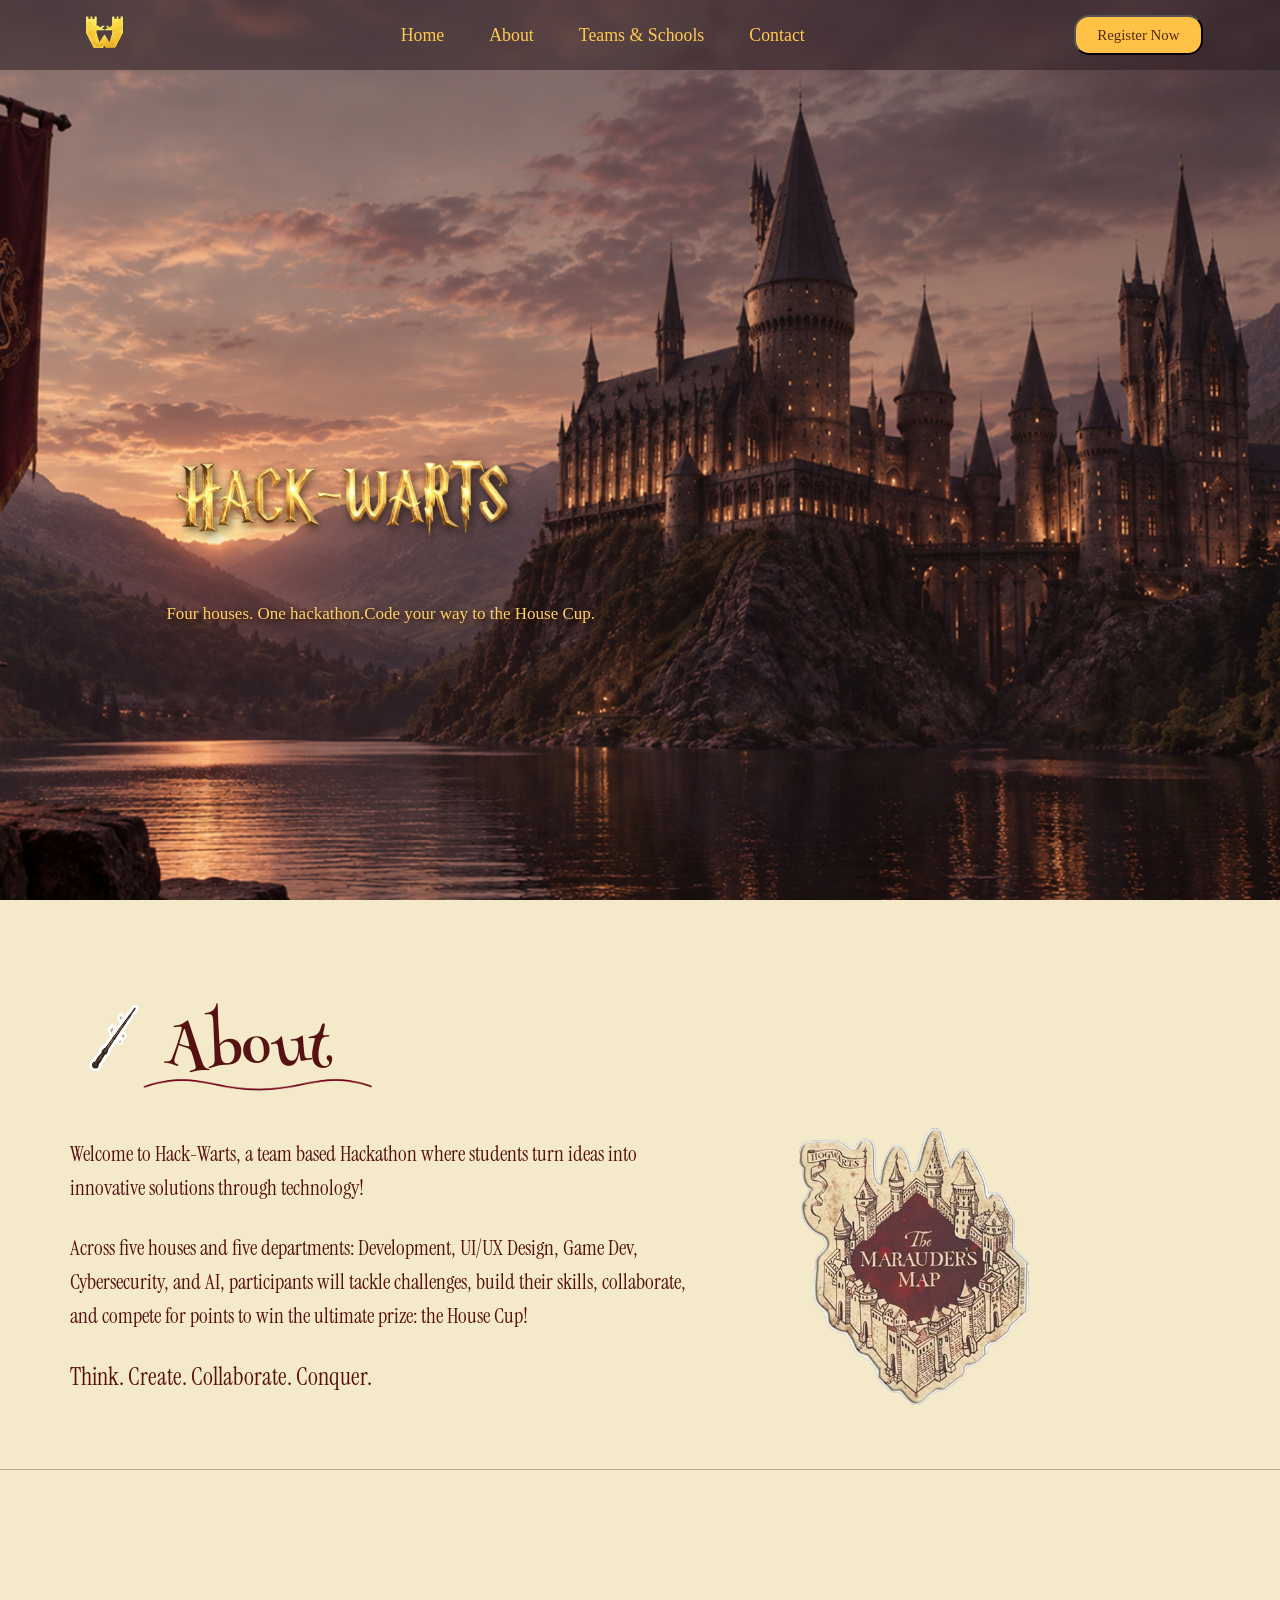
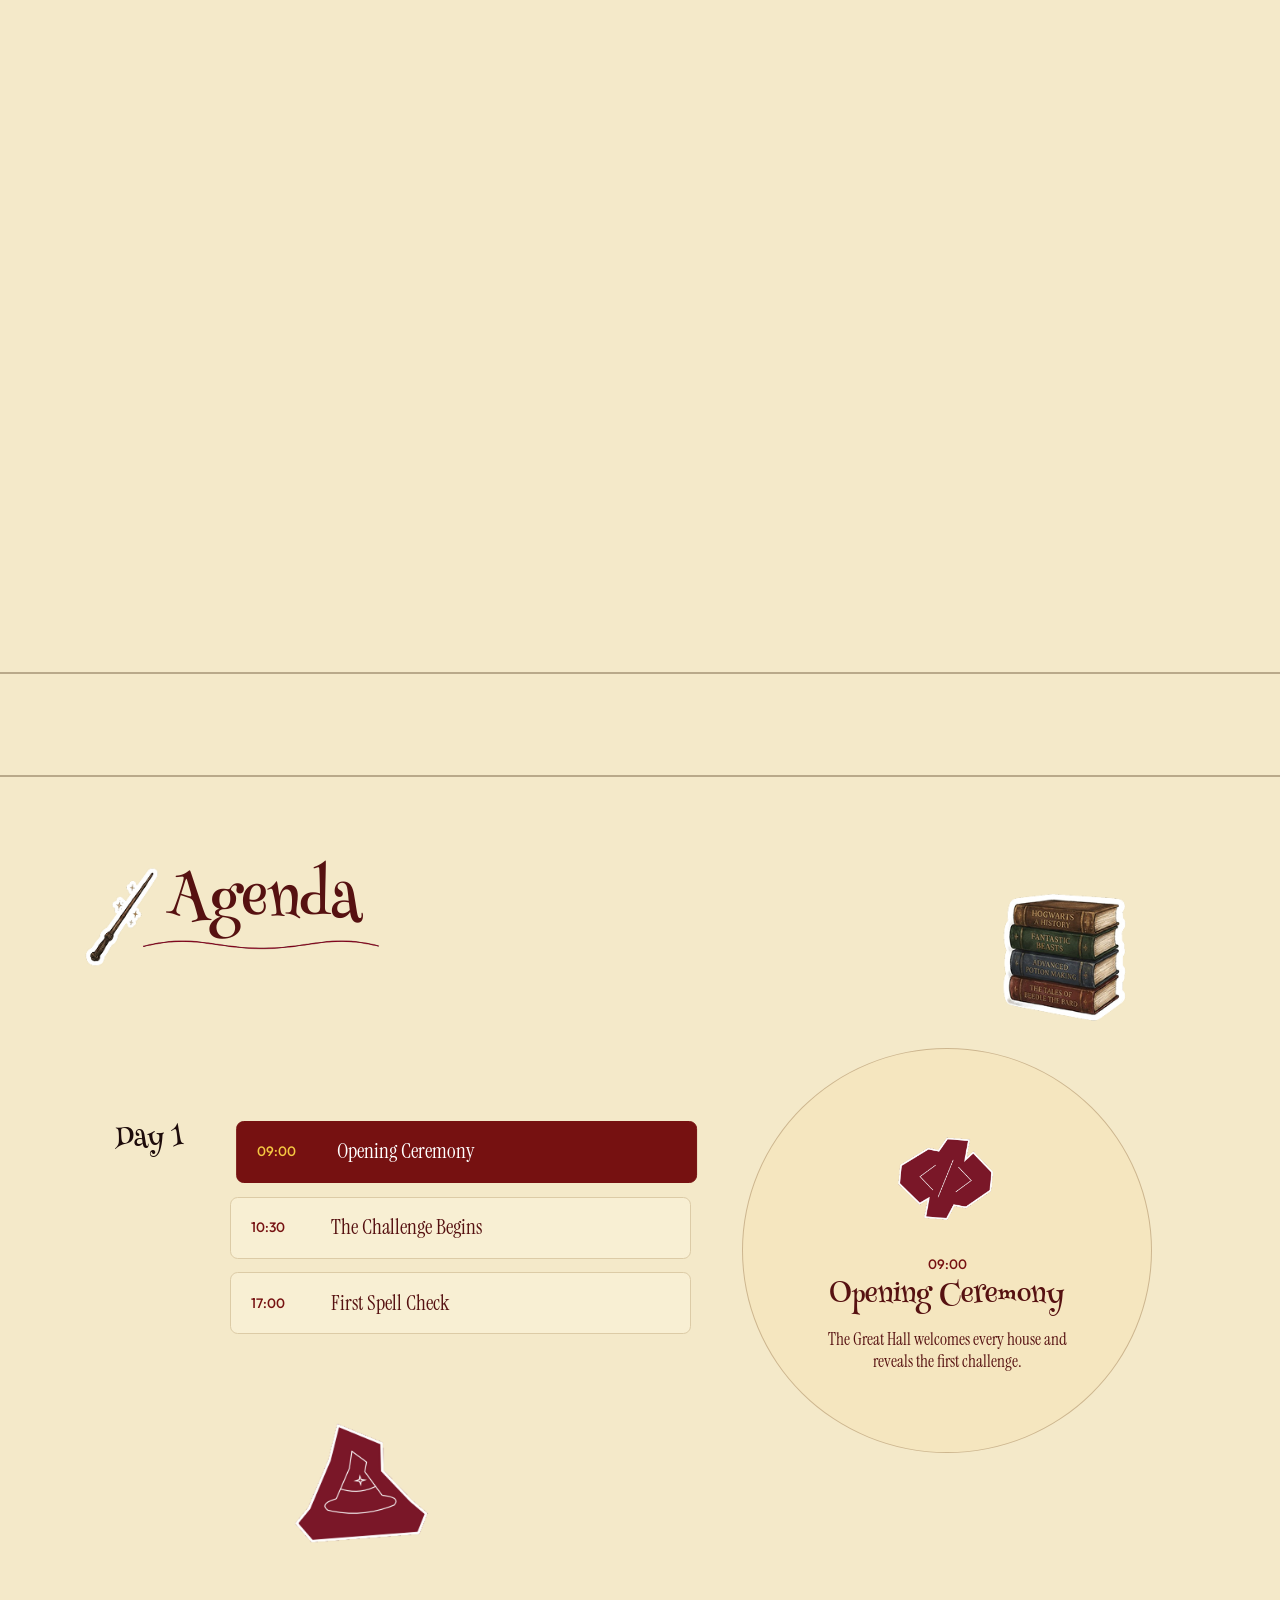
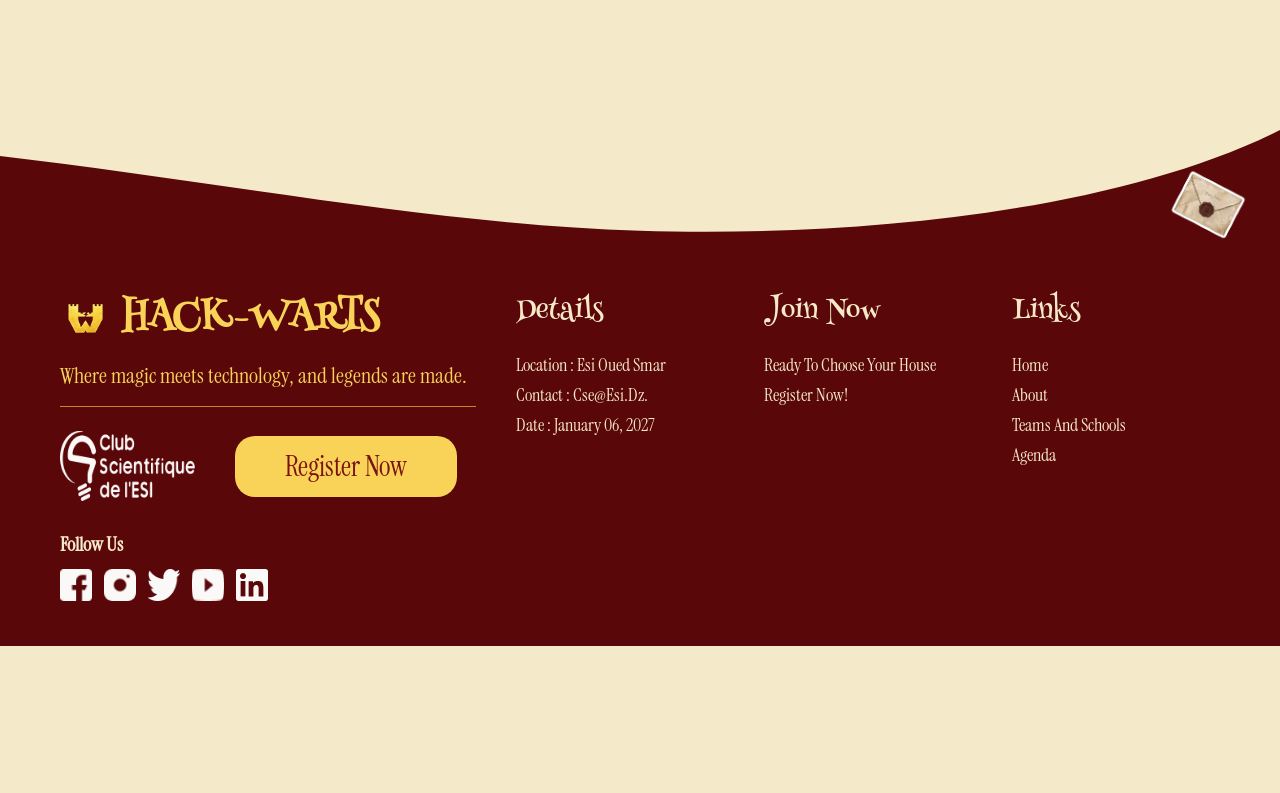
<file: index.html>
<!DOCTYPE html>
<html lang="en">

<head>
    <meta charset="UTF-8">
    <meta name="viewport" content="width=device-width, initial-scale=1.0">

    <title>Hack-Warts</title>

    <style>
        * {
            margin: 0;
            padding: 0;
            box-sizing: border-box;
        }

        html {
            scroll-behavior: smooth;
        }

        body {
            width: 100%;
            background: #F4E9C9;
        }

        iframe {
            display: block;
            width: 100%;
            height: 100vh;
            border: none;
            overflow: hidden;
        }

        iframe + iframe:not(#footer, #header, #about) {
            box-sizing: content-box;  
            border-top: 2px solid #B9A98A;
        }
        iframe + iframe {
            margin-top: 40px;
        }
    </style>
</head>

<body>

    <iframe id="header" src="Header/Home.html" scrolling="no"></iframe>
    <iframe id="about" src="Aboutus-sec/About.html" scrolling="no"></iframe>
    <iframe id="teams" src="Teamandschool-sec/Teams.html" scrolling="no"></iframe>
    <iframe id="agenda" src="Agenda-sec/Agenda.html" scrolling="no"></iframe>
    <iframe id="footer" src="Footer/Contact.html" scrolling="no"></iframe>

    <script>
        const frames = document.querySelectorAll('iframe');
        let keepAligned = true;
        let timer;

        window.addEventListener('message', (e) => {
            if (!e.data || e.data.type !== 'iframe-height') return;

            frames.forEach((f) => {
                if (f.contentWindow === e.source) f.style.height = e.data.height + 'px';
            });

            if (keepAligned && location.hash) {
                clearTimeout(timer);
                timer = setTimeout(() => {
                    const target = document.querySelector(location.hash);
                    if (target) target.scrollIntoView({ behavior: 'instant' });
                }, 120);
            }
        });

        ['wheel', 'touchstart', 'keydown'].forEach((evt) =>
            window.addEventListener(evt, () => (keepAligned = false), { once: true, passive: true })
        );
        setTimeout(() => (keepAligned = false), 2500);
    </script>
</body>

</html>
</file>
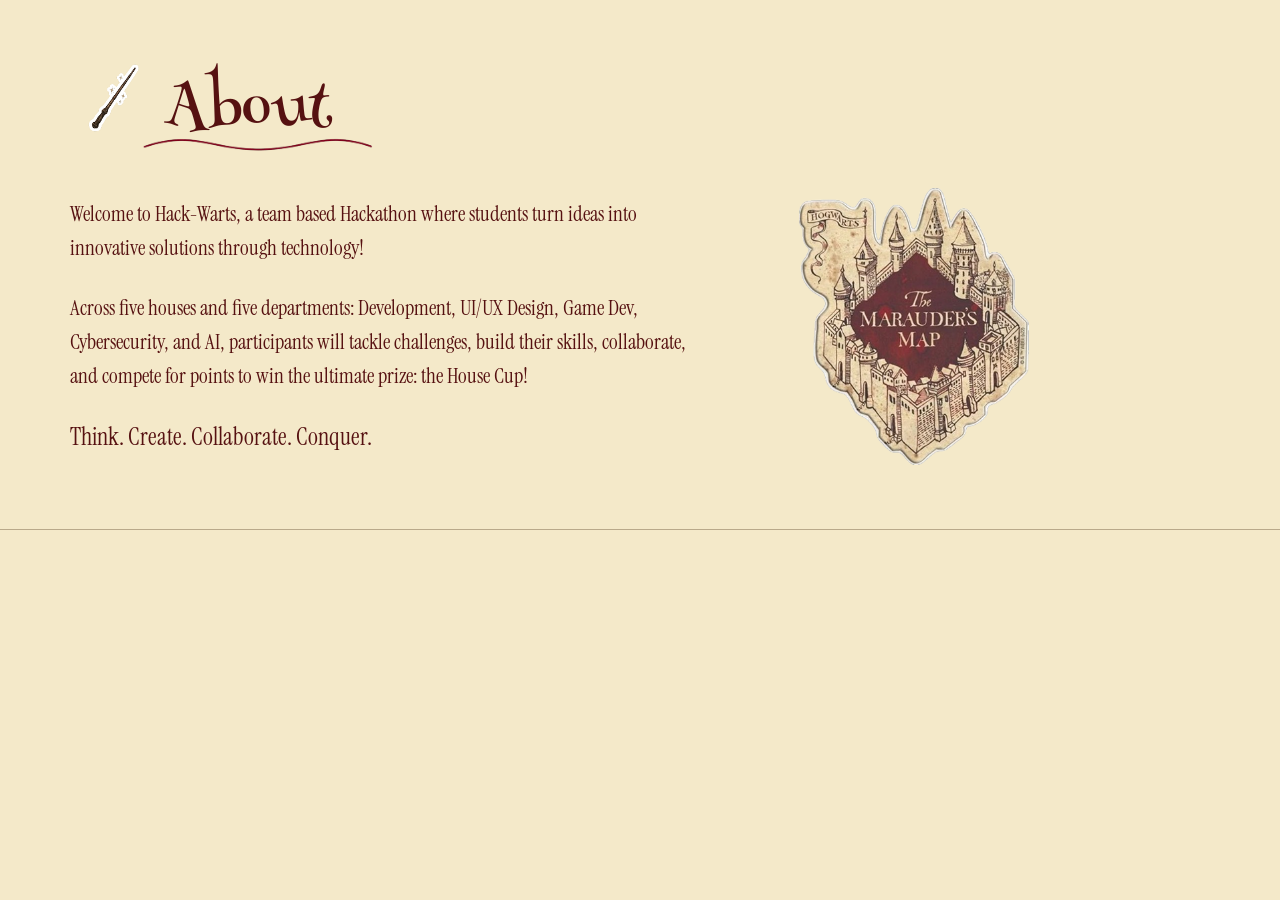
<file: Aboutus-sec/About.html>
<!DOCTYPE html>
<html lang="en">

<head>
    <meta charset="UTF-8">
    <meta name="viewport" content="width=device-width, initial-scale=1.0">
    <title>Hack-Warts | About</title>

    <link rel="preconnect" href="https://fonts.googleapis.com">
    <link rel="preconnect" href="https://fonts.gstatic.com" crossorigin>
    <link href="https://fonts.googleapis.com/css2?family=Henny+Penny&family=Instrument+Serif&display=swap" rel="stylesheet">
    <link rel="stylesheet" href="about.css">
</head>

<body>
    <section class="about" id="about">
        <div class="about-inner">

            <div class="about-heading">
                <img src="assets/wand.png" alt="" class="wand">
                <div class="title-wrap">
                    <h2 class="about-title">About</h2>
                    <img src="assets/underline.png" alt="" class="underline">
                </div>
            </div>

            <div class="about-content">
                <div class="about-text">
                    <p>Welcome to Hack-Warts, a team based Hackathon where students turn ideas into innovative solutions
                        through technology!</p>
                    <p>Across five houses and five departments: Development, UI/UX Design, Game Dev, Cybersecurity, and AI,
                        participants will tackle challenges, build their skills, collaborate, and compete for points to win
                        the ultimate prize: the House Cup!</p>
                    <p class="about-slogan">Think. Create. Collaborate. Conquer.</p>
                </div>
                <div class="about-image">
                    <img src="assets/map.png" alt="The Marauder's Map">
                </div>
            </div>

        </div>
    </section>

    <script src="../resize.js"></script>
</body>

</html>
</file>
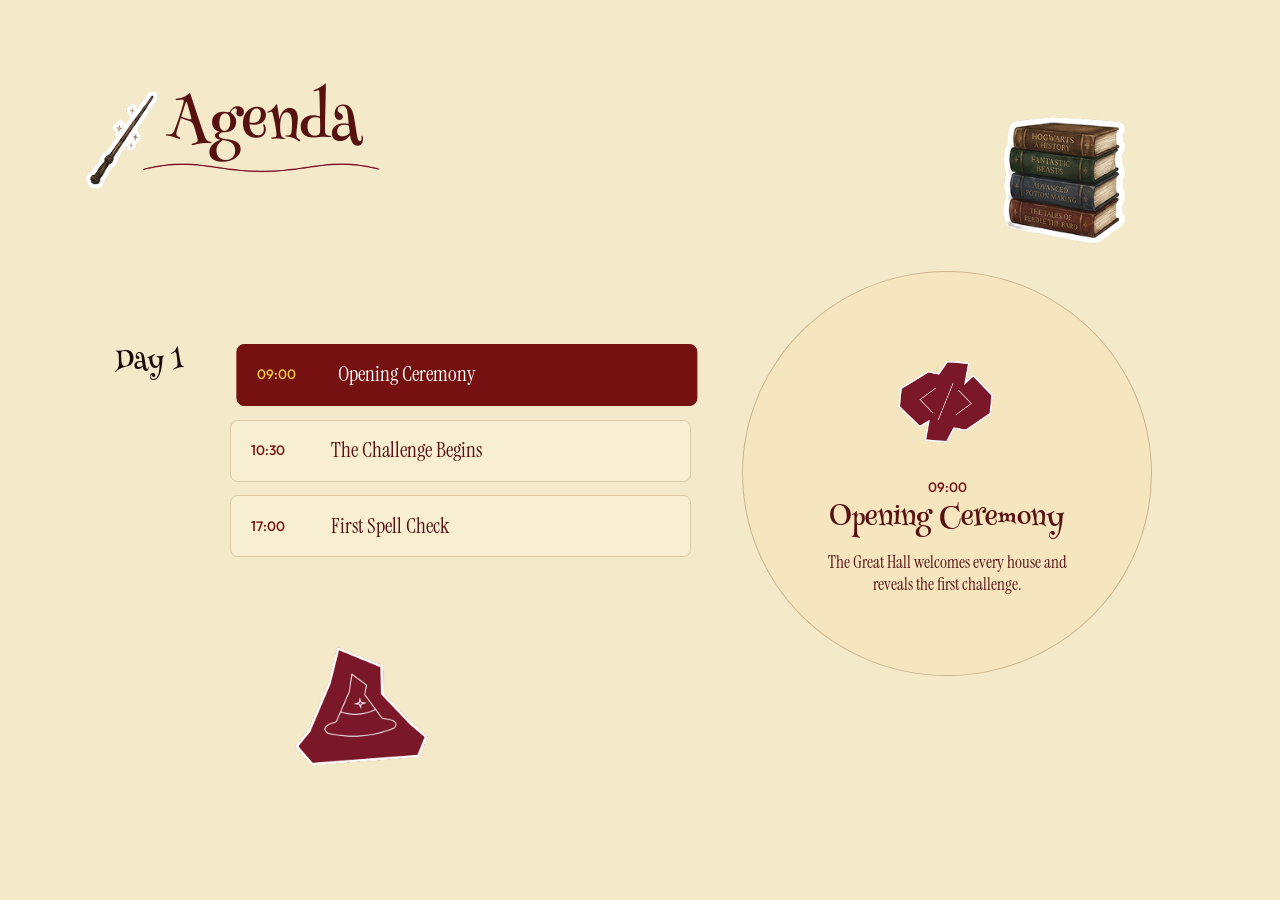
<file: Agenda-sec/Agenda.html>
<!DOCTYPE html>
<html lang="en">
<head>
    <meta charset="UTF-8">
    <meta name="viewport" content="width=device-width, initial-scale=1.0">
    <title>Hack-Warts | Agenda</title>

    <link rel="preconnect" href="https://fonts.googleapis.com">
    <link rel="preconnect" href="https://fonts.gstatic.com" crossorigin>
    <link href="https://fonts.googleapis.com/css2?family=Henny+Penny&family=Instrument+Serif&family=Outfit:wght@400;500;600&display=swap" rel="stylesheet">
    <link rel="stylesheet" href="agenda.css">
</head>
<body>
    <section class="agenda">
        <div class="stage">

            <img src="assets/wound.png" class="wand" alt="">
            <h2 class="title">Agenda</h2>
            <img src="assets/title underline.png" class="title-underline" alt="">
            <img src="assets/books.png" class="books" alt="">
            <img src="assets/witch_hat_transparent 1.png" class="hat" alt="">

            <h3 class="day">Day 1</h3>

            <div class="slots" role="tablist" aria-label="Day 1 schedule">
                <button class="slot is-active" role="tab" aria-selected="true"
                        data-time="09:00" data-title="Opening Ceremony"
                        data-desc="The Great Hall welcomes every house and reveals the first challenge.">
                    <span class="slot-time">09:00</span>
                    <span class="slot-title">Opening Ceremony</span>
                </button>
                <button class="slot" role="tab" aria-selected="false"
                        data-time="10:30" data-title="The Challenge Begins"
                        data-desc="Teams gather, choose their tools, and start building their solution.">
                    <span class="slot-time">10:30</span>
                    <span class="slot-title">The Challenge Begins</span>
                </button>
                <button class="slot" role="tab" aria-selected="false"
                        data-time="17:00" data-title="First Spell Check"
                        data-desc="Mentors visit each table for a progress review and a little guidance.">
                    <span class="slot-time">17:00</span>
                    <span class="slot-title">First Spell Check</span>
                </button>
            </div>

            <div class="detail" aria-live="polite">
                <div class="detail-content">
                    <img src="assets/dev sign.png" class="detail-icon" alt="">
                    <p class="detail-time">09:00</p>
                    <h4 class="detail-title">Opening Ceremony</h4>
                    <p class="detail-desc">The Great Hall welcomes every house and reveals the first challenge.</p>
                </div>
            </div>

        </div>
    </section>

    <script src="agenda.js"></script>
</body>
</html>
</file>
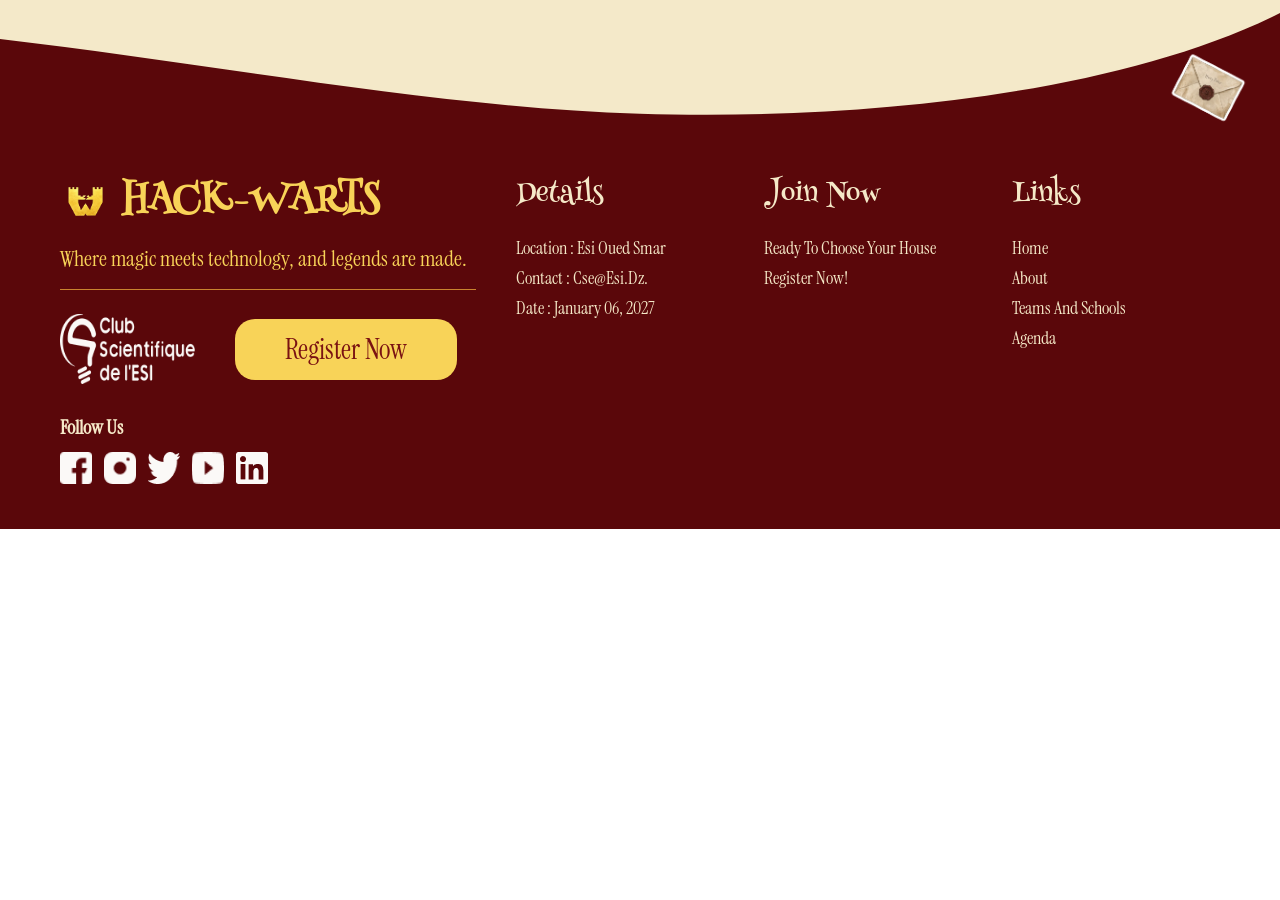
<file: Footer/Contact.html>
<!DOCTYPE html>
<html lang="en">
<head>
    <meta charset="UTF-8">
    <meta name="viewport" content="width=device-width, initial-scale=1.0">
    <title>Hack-Warts</title>
     <link rel="preconnect" href="https://fonts.googleapis.com">
    <link rel="preconnect" href="https://fonts.gstatic.com" crossorigin>
    <link href="https://fonts.googleapis.com/css2?family=Henny+Penny&family=Instrument+Serif&display=swap" rel="stylesheet">
     <link rel="stylesheet" href="footer.css">
</head>
<body>
    <footer class="footer">
        <svg class="footer-wave" viewBox="0 0 1440 200" preserveAspectRatio="none">
  <path d="M0,0 H1440 V20 C1250,150 950,185 720,175 S250,100 0,60 Z" fill="#f4e9c9"/>
</svg>
      <div class="footer-left">
        <div class="footer-brand">
            <img src="assets/logo.png" alt="Hack-Warts logo" class="footer-logo">
            <h2 class="footer-title">HACK-WARTS</h2>
        </div>
        <p class="footer-tagline">Where magic meets technology, and legends are made.</p>
      <hr class="footer-line">
      <div class="footer-actions">
        <img src="assets/club-logo.png" alt="Club Scientifique de l'ESI" class="club-logo">
        <a href="#" class="btn-register">Register Now</a>
      </div>
      <h4 class="follow-title">Follow Us</h4>
      <div class="socials">
        <a href="#" aria-label="Facebook"><img src="assets/facebook.png" alt="Facebook"></a>
  <a href="#" aria-label="Instagram"><img src="assets/instagram.png" alt="Instagram"></a>
  <a href="#" aria-label="Twitter"><img src="assets/twitter.png" alt="Twitter"></a>
  <a href="#" aria-label="YouTube"><img src="assets/youtube.png" alt="YouTube"></a>
  <a href="#" aria-label="LinkedIn"><img src="assets/linkedin.png" alt="LinkedIn"></a>
      </div>
      </div>  
      <div class="footer-col">
      <h3>Details</h3>
      <p>Location : Esi Oued Smar</p>
      <p>Contact : Cse@Esi.Dz.</p>
      <p>Date : January 06, 2027</p>
    </div>
    <!--Join Now-->
    <div class="footer-col">
      <h3>Join Now</h3>
      <p>Ready To Choose Your House</p>
      <a href="#">Register Now!</a>
    </div>
    <!--Links-->
    <div class="footer-col">
      <h3>Links</h3>
      <ul>
        <li><a href="../Header/Home.html">Home</a></li>
        <li><a href="../Aboutus-sec/About.html">About</a></li>
        <li><a href="../Teamandschool-sec/Teams.html">Teams And Schools</a></li>
        <li><a href="../Agenda-sec/Agenda.html">Agenda</a></li>
      </ul>
    </div>
    <img src="assets/envelope.png" alt="" class="footer-envelope">
    </footer>
    <script src="../resize.js"></script>
</body>
</html>
</file>
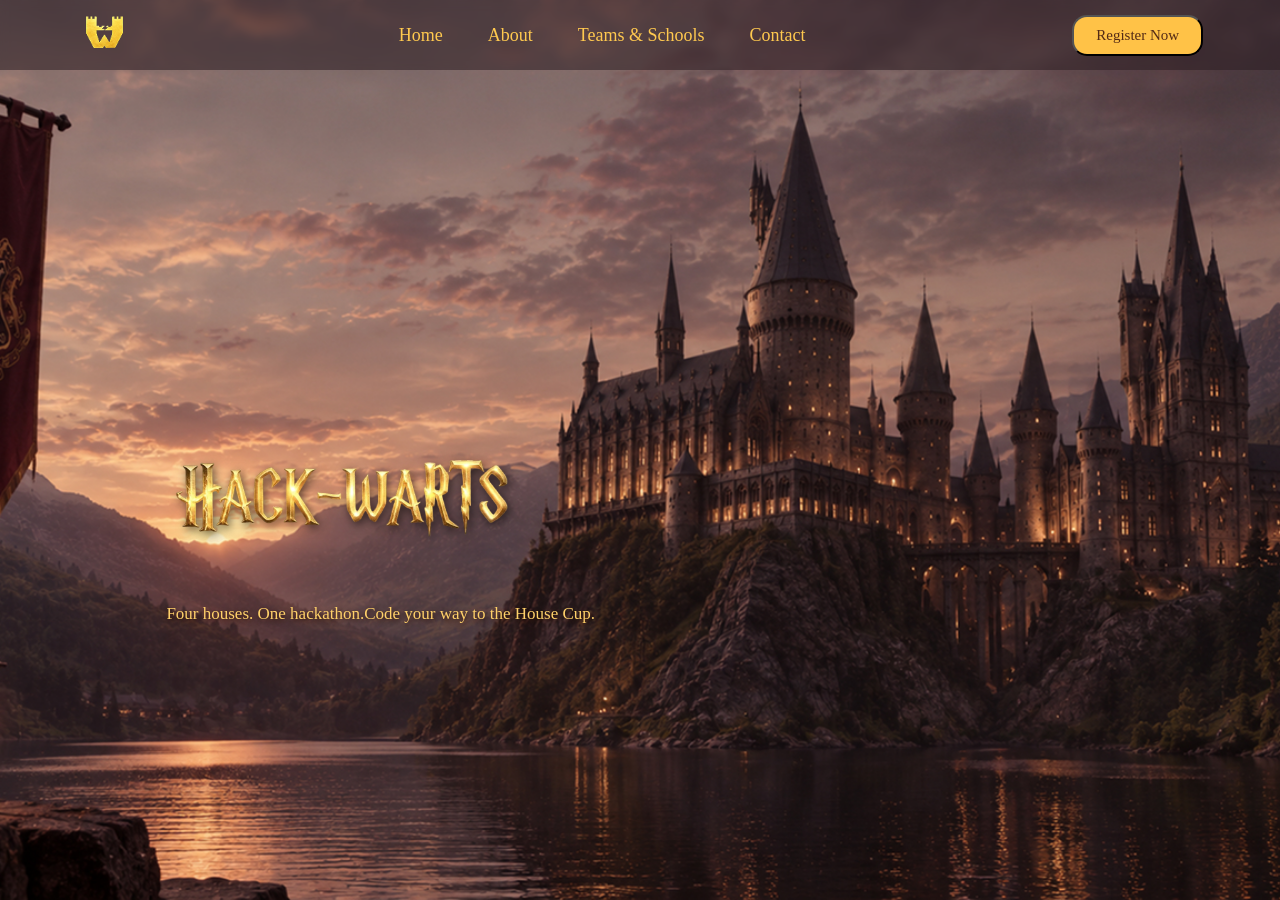
<file: Header/Home.html>
<!DOCTYPE html>
<html lang="en">
<head>
    <meta charset="UTF-8">
    <meta name="viewport" content="width=device-width, initial-scale=1.0">
    <title>Hack-Warts</title>

    <link rel="stylesheet" href="style.css">

   
    <link href="https://fonts.googleapis.com/css2?family=Cinzel:wght@400;500;600;700&family=IM+Fell+English&display=swap" rel="stylesheet">
</head>

<body>

    <section class="hero">

        <header class="navbar">

            <div class="logo">
                <img src="assets/logo.png" alt="Hack-Warts Logo">
            </div>

            <nav class="nav-links">
                <a href="../index.html#header" target="_top">Home</a>
                <a href="../index.html#about" target="_top">About</a>
                <a href="../index.html#teams" target="_top">Teams & Schools</a>
                <a href="../index.html#footer" target="_top">Contact</a>
            </nav>

            <div class="register_button">
                <button class="register-btn" onclick="openRegistration()"> Register Now</button>
            </div>

        </header>

        
        <div class="hero-content">

            <img src="assets/title.png" alt="Hack-Warts"  class="hero-title">
            <p>
                Four houses. One hackathon.Code your way to the House Cup.
            </p>

        </div>

    </section>
<div class="registration-overlay" id="registrationPopup">

    <div class="registration-modal">

        <button class="close-btn" onclick="closeRegistration()">
            &times;
        </button>

        <div class="modal-logo"><img src="assets/logo.png" alt="Hack-Warts Logo"></div>

        <p class="modal-subtitle">THE SORTING BEGINS</p>

        <h1>Claim your place</h1>

        <p class="modal-description">
            Registration for the House Cup opens soon.
            Leave your owl address below.
        </p>

        <form id="registrationForm">

            <label for="owlEmail">Owl address</label>

            <input
                type="email"
                id="owlEmail"
                placeholder="wizard@hogwarts.edu"
                required
            >

            <button type="submit" class="waiting-btn">
                Join the waiting list
            </button>

        </form>

    </div>

</div>
<script>
function openRegistration() {
    document.getElementById("registrationPopup").style.display = "flex";
}

function closeRegistration() {
    document.getElementById("registrationPopup").style.display = "none";
}

document.getElementById("registrationPopup").addEventListener("click", function(event) {
    if (event.target === this) {
        closeRegistration();
    }
});

document.getElementById("registrationForm").addEventListener("submit", function(event) {
    event.preventDefault();

    const email = document.getElementById("owlEmail").value;

    alert("Your owl address has been received: " + email);

    closeRegistration();
});
</script>
    <script src="../resize.js"></script>
</body>
</html>
</file>
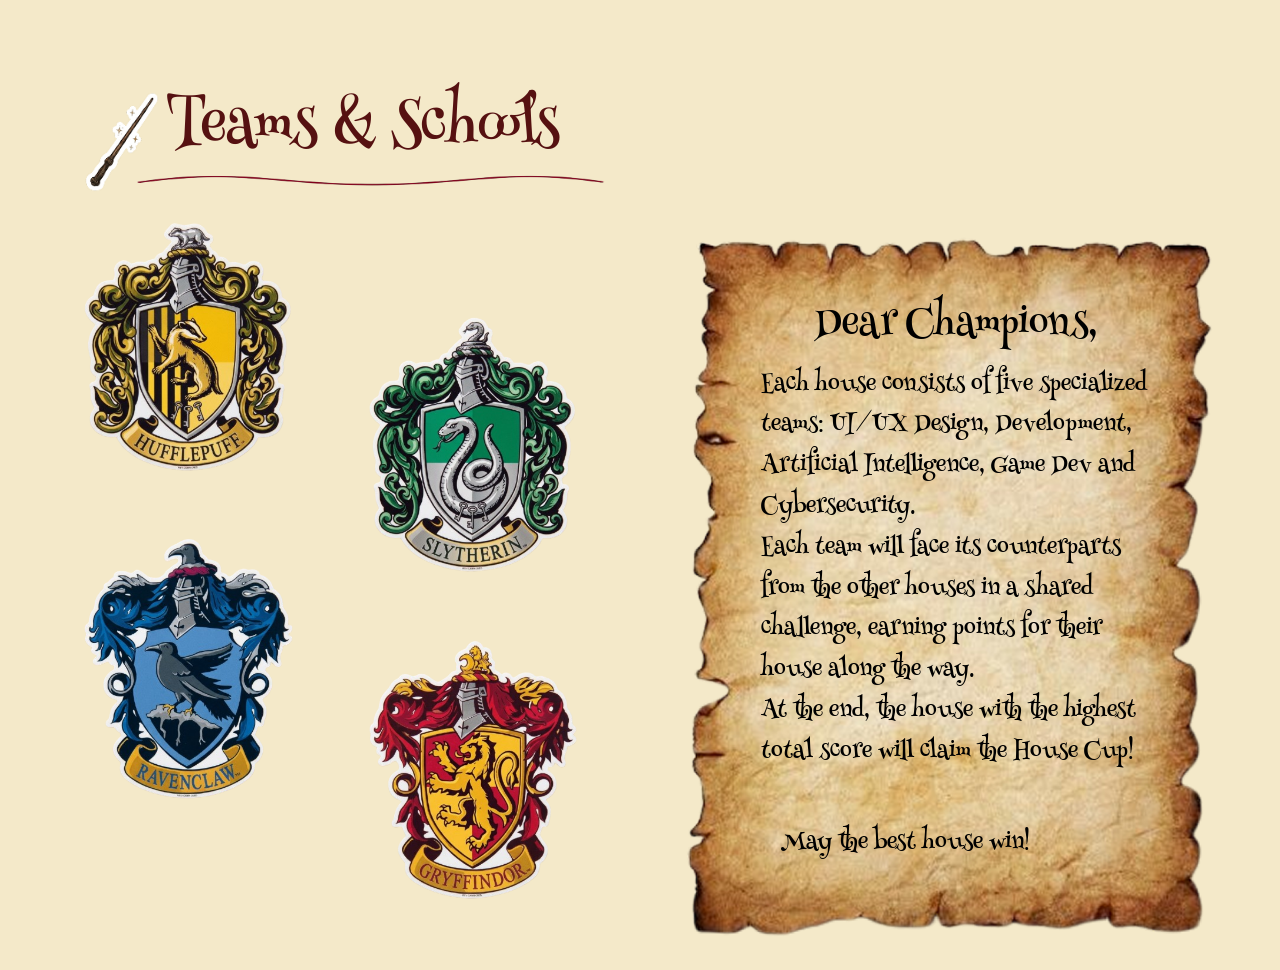
<file: Teamandschool-sec/Teams.html>
<!DOCTYPE html>
<html lang="en">
<head>
    <meta charset="UTF-8">
    <meta name="viewport" content="width=device-width, initial-scale=1.0">
    <title>Hack-Warts</title>

    <link rel="preconnect" href="https://fonts.googleapis.com">
    <link rel="preconnect" href="https://fonts.gstatic.com" crossorigin>
    <link href="https://fonts.googleapis.com/css2?family=Henny+Penny&display=swap" rel="stylesheet">
    <link rel="stylesheet" href="Teams.css">
</head>
<body>
    <section class="teams">
        <div class="stage">

            <img src="assets/wound.png" class="wound" alt="">
            <h2 class="title">Teams &amp; Schools</h2>
            <img src="assets/title underline.png" class="title-underline" alt="">

            <figure class="house hufflepuff" tabindex="0">
                <img src="assets/hufflepuff.png" class="crest" alt="Hufflepuff crest">
                <figcaption class="house-name">Hufflepuff</figcaption>
            </figure>
            <figure class="house slytherin" tabindex="0">
                <img src="assets/slytherin.png" class="crest" alt="Slytherin crest">
                <figcaption class="house-name">Slytherin</figcaption>
            </figure>
            <figure class="house ravenclaw" tabindex="0">
                <img src="assets/ravenclaw.png" class="crest" alt="Ravenclaw crest">
                <figcaption class="house-name">Ravenclaw</figcaption>
            </figure>
            <figure class="house griffindor" tabindex="0">
                <img src="assets/gryffindor.png" class="crest" alt="Gryffindor crest">
                <figcaption class="house-name">Gryffindor</figcaption>
            </figure>

            <div class="letter">
                <img src="assets/letter.png" class="letter-bg" alt="">
                <h3 class="letter-greeting">Dear Champions,</h3>
                <p class="letter-body">
                    Each house consists of five specialized teams: UI/UX Design, Development, Artificial Intelligence, Game Dev and Cybersecurity.<br>
                    Each team will face its counterparts from the other houses in a shared challenge, earning points for their house along the way.<br>
                    At the end, the house with the highest total score will claim the House Cup!
                </p>
                <p class="letter-closing">May the best house win!</p>
            </div>

        </div>
    </section>
    <script src="../resize.js"></script>
</body>
</html>
</file>
<file: Aboutus-sec/about.css>
/* About — sized in cqw (1cqw = 1% of the section width, like the Teams
   and Agenda sections) so it scales with the screen. Minimums keep text
   readable on small screens. */

*, *::before, *::after { box-sizing: border-box; }

body {
    margin: 0;
    background: #F4E9C9;
    color: #561111;
    font-family: serif;
}

.about {
    container-type: inline-size;
    width: 100%;
    max-width: 1440px;
    margin: 0 auto;
    border-bottom: 1px solid #B9A98A;
}

.about-inner {
    padding: 4.2cqw 5.5cqw 5cqw;
}

/* ---------- Heading ---------- */
.about-heading {
    display: flex;
    align-items: flex-end;
    gap: 0.4cqw;
    margin-bottom: 3.6cqw;
}

.wand {
    height: max(6.9cqw, 60px);
    width: auto;
}

.title-wrap {
    position: relative;
    display: inline-block;
}

.about-title {
    margin: 0;
    font-family: "Henny Penny", cursive;
    font-size: max(4.45cqw, 34px);
    font-weight: 400;
    line-height: 1;
    color: #561111;
}

.underline {
    position: absolute;
    left: -2cqw;
    bottom: -1.3cqw;
    width: 140%;
    height: auto;
    pointer-events: none;
}

/* ---------- Content ---------- */
.about-content {
    display: flex;
    align-items: center;
    justify-content: flex-start;
    gap: 8.3cqw;
}

.about-text {
    flex: 0 1 48.6cqw;
    font-family: "Instrument Serif", serif;
    font-size: max(1.67cqw, 16px);
    line-height: 1.6;
}

.about-text p {
    margin: 0 0 1.2em;
}

.about-text p:last-child {
    margin-bottom: 0;
}

.about-slogan {
    font-size: 1.1em;
}

.about-image {
    flex: 0 0 auto;
}

.about-image img {
    display: block;
    width: 18cqw;
    max-width: 100%;
    height: auto;
}

/* ---------- Mobile ---------- */
@media (max-width: 768px) {
    .about-inner {
        padding: 40px 20px;
    }

    .about-heading {
        margin-bottom: 30px;
    }

    .about-content {
        flex-direction: column;
        align-items: flex-start;
        gap: 30px;
    }

    .about-text {
        flex: 1 1 auto;
        font-size: 18px;
    }

    .about-image {
        align-self: center;
    }

    .about-image img {
        width: 180px;
    }
}
</file>
<file: Agenda-sec/agenda.css>
:root {
    --bg: #F4E9C9;
    --slot-bg: #F8EFD3;
    --slot-border: #DCCBA6;
    --wine: #761111;
    --wine-dark: #561111;
    --gold: #F5C842;
    --oval-bg: #F5E6BF;
    --oval-border: #CDB68F;

    --font-title: "Henny Penny", cursive;
    --font-text: "Instrument Serif", Georgia, serif;
    --font-time: "Outfit", system-ui, sans-serif;
}

*, *::before, *::after { box-sizing: border-box; }

body {
    margin: 0;
    background: var(--bg);
    padding-top: 60px;
}

.agenda {
    container-type: inline-size;
    width: 100%;
    max-width: 1440px;
    margin: 0 auto;
    aspect-ratio: 1402 / 888;
}

.stage {
    position: relative;
    width: 100%;
    height: 100%;
    background: var(--bg);
    overflow: hidden;
}

.wand {
    position: absolute;
    left: 4.6%;
    top: 2%;
    width: 10%;
    height: auto;
}

.title {
    position: absolute;
    left: 13%;
    top: 3%;
    margin: 0;
    font-family: var(--font-title);
    font-size: 4.45cqw;
    font-weight: 400;
    line-height: 1.5;
    color: #561111;
}

.title-underline {
    position: absolute;
    left: 10.4%;
    top: 9.6%;
    width: 20%;
    height: 7.8%;
    object-fit: fill;
}

.books {
    position: absolute;
    left: 76%;
    top: 3.4%;
    width: 14%;
    height: auto;
}

.hat {
    position: absolute;
    left: 20%;
    top: 70%;
    width: 14%;
    height: auto;
}

.day {
    position: absolute;
    left: 9%;
    top: 35%;
    margin: 0;
    font-family: var(--font-title);
    font-size: 2cqw;
    font-weight: 400;
    line-height: 1.4;
    color: #1d0b0b;
}

.slots {
    position: absolute;
    left: 18%;
    top: 35%;
    width: 36cqw;
    display: flex;
    flex-direction: column;
    gap: 1.07cqw;
}

.slot {
    display: grid;
    grid-template-columns: 6.3cqw 1fr;
    align-items: center;
    width: 100%;
    height: 4.85cqw;
    padding: 0 1.5cqw;
    font: inherit;
    text-align: left;
    color: var(--wine-dark);
    background: var(--slot-bg);
    border: 1px solid var(--slot-border);
    border-radius: 0.6cqw;
    cursor: pointer;
    transition: transform 0.25s ease, background-color 0.25s ease,
                color 0.25s ease, border-color 0.25s ease, box-shadow 0.25s ease;
}

.slot-time {
    font-family: var(--font-time);
    font-size: 1.07cqw;
    font-weight: 500;
    color: var(--wine);
    align-self: start;
    margin-top: 1.6cqw;
    transition: color 0.25s ease;
}

.slot-title {
    font-family: var(--font-text);
    font-size: 1.62cqw;
    line-height: 1.1;
}

.slot:hover,
.slot:focus-visible {
    transform: translateX(0.5cqw);
    border-color: var(--wine);
    box-shadow: 0 0.4cqw 1cqw rgba(86, 17, 17, 0.15);
    outline: none;
}

.slot.is-active {
    transform: translateX(0.5cqw);
    background: var(--wine);
    border-color: var(--wine);
    color: #fff;
}

.slot.is-active .slot-time { color: var(--gold); }


.detail {
    position: absolute;
    left: 58%;
    top: 26%;
    width: 32%;
    min-height: 50%;
    display: flex;
    align-items: center;
    justify-content: center;
    padding: 3cqw 2cqw;
    background: var(--oval-bg);
    border: 1px solid var(--oval-border);
    border-radius: 50%;
    text-align: center;
    color: var(--wine-dark);
}

.detail-content {
    display: flex;
    flex-direction: column;
    align-items: center;
    transition: opacity 0.18s ease, transform 0.18s ease;
}

.detail-content.is-swapping {
    opacity: 0;
    transform: translateY(0.8cqw);
}

.detail-icon {
    width: 50%;
    height: auto;
    margin-bottom: 10%;
}

.detail-time {
    margin: 0 0 0.5cqw;
    font-family: var(--font-time);
    font-size: 1.07cqw;
    font-weight: 500;
    color: var(--wine);
}

.detail-title {
    margin: 0 0 1.2cqw;
    font-family: var(--font-title);
    font-size: 2.15cqw;
    font-weight: 400;
    line-height: 1.25;
    color: var(--wine-dark);
}

.detail-desc {
    margin: 0;
    max-width: 21cqw;
    font-family: var(--font-text);
    font-size: 1.3cqw;
    line-height: 1.3;
}

@media (prefers-reduced-motion: reduce) {
    .slot, .slot-time, .detail-content { transition: none; }
}
</file>
<file: Footer/footer.css>
body{margin: 0;}
.footer{
    position: relative;
    display: grid;
    grid-template-columns: 2fr 1fr 1fr 1fr;
    gap: 40px;
    background: #5a070a;
    color: #f5e9c8;
    padding: 170px 60px 40px;
    font-family: 'Instrument Serif', serif;
}
.footer-brand{
    display: flex;
    align-items: center;
    gap: 10px;
}
.footer-logo { height: 40px; }
.footer-title {
  margin: 0;
  color: #F8D358;
  font-family: 'Henny Penny', cursive;
  font-size: 36px;
}
.footer-tagline {
  color: #F8D358;
  font-size: 22px;
  margin: 10px 0;
}
.footer-line {
  border: none;
  border-top: 1px solid#c9832f;
  margin: 16px 0 24px;
}
.footer-actions {
  display: flex;
  align-items: center;
  gap: 40px;
}
.club-logo { height: 70px; }
.btn-register {
    background: #f8d358;
    color: #7a1212;
    padding: 12px 50px;
    border-radius: 20px;  
    font-size: 28px;
    text-decoration: none; 
}
.follow-title { margin: 30px 0 12px; font-size: 20px; }
.socials { display: flex; gap: 12px; }
.socials img { width: 32px; height: 32px; }
.footer-col h3 {
  font-family: 'Henny Penny', cursive;
  font-size: 28px;
  margin: 0 0 16px;
  font-weight: normal;
}
.footer-col p { margin: 6px 0; font-size: 18px; }
.footer-col a { color: inherit; text-decoration: none; font-size: 18px; }
.footer-col ul { list-style: none; padding: 0; margin: 0; }
.footer-col li { margin: 6px 0; }
.footer-envelope {
  position: absolute;
  top: 20px;
  right: 30px;
  width: 110px;
}
.footer-wave {
  position: absolute; 
  top: 0;
  left: 0;
  width: 100%;
  height: 130px; 
  display: block;
}
@media (max-width: 768px) {
  .footer {
    grid-template-columns: 1fr 1fr 1fr;   
    gap: 24px 12px;
    padding: 90px 16px 30px;
  }

  .footer-left { grid-column: 1 / -1; }

  .footer-col h3 { font-size: 18px; }
  .footer-col p,
  .footer-col a { font-size: 13px; }
}
</file>
<file: Header/style.css>
* {
    margin: 0;
    padding: 0; 
    box-sizing: border-box;
}
.hero {
    min-height: 100vh;
    width: 100%;

    background-image:

        url("assets/Château\ gothique\ au\ bord\ du\ lac\ 1\(1\).jpg");

    background-size: cover;
    background-position: center;
    background-repeat: no-repeat;
    position: relative;
}
.navbar {
    width: 100%;
    height: 70px;

    display: flex;
    align-items: center;
    justify-content: space-between;

    padding: 0 6%;

    background: rgba(45, 30, 35, 0.55);
    backdrop-filter: blur(5px);

    position: relative;
    z-index: 10;
}

.logo img {
    width: 55px;
    height: 55px;
    object-fit: contain;
}


.nav-links {
    display: flex;
    align-items: center;
    gap: 45px;
}

.nav-links a {
    text-decoration: none;
    color: #ffc94f;

    font-family: 'IM Fell English', serif;
    font-size: 18px;

    transition: 0.3s;
}

.nav-links a:hover {
    color: white;
}
.register_button button {
    display: inline-block;

    background: #ffc247;
    color: #542b16;

    text-decoration: none;
    font-family: 'IM Fell English', serif;
    font-size: 15px;

    padding: 10px 22px;
    border-radius: 15px;

    transition: 0.3s;
}

.register_button button:hover {
    background: #ffe09a;
    transform: translateY(-2px);
}
.hero-content {
    position: absolute;

    top: 57%;
    left: 13%;

    transform: translateY(-50%);
    color: #ffc247;
}

.hero-title {
    width: 350px;
    max-width: 100%;
    height: auto;

    display: block;
    object-fit: contain;

    margin-bottom: 10px;

    filter: drop-shadow(2px 3px 5px rgba(0, 0, 0, 0.6));
}

.hero-content p {
    font-family: 'IM Fell English', serif;
    font-size: 17px;

    margin-top: 12px;
    color: #ffd16a;

    text-shadow: 1px 2px 5px #351609;
}
.registration-overlay {
    display: none;
    position: fixed;
    inset: 0;
    width: 100%;
    height: 100%;
    background: rgba(20, 10, 10, 0.85);
    backdrop-filter: blur(5px);
    justify-content: center;
    align-items: center;
    z-index: 9999;
}

.registration-modal {
    position: relative;
    background: #f8f5ed;
    width: 420px;
    height: 420px;
    max-width: 90%;
    padding: 35px;
    text-align: center;
    color: #743b3b;
    border-radius: 8px;

    display: flex;
    flex-direction: column;
    justify-content: center;
}

.close-btn {
    position: absolute;
    top: 25px;
    right: 30px;
    border: none;
    background: none;
    color: #743b3b;
    font-size: 32px;
    cursor: pointer;
}

.modal-logo {
    margin-bottom: 10px;
}

.modal-subtitle {
    letter-spacing: 4px;
    font-size: 14px;
    margin-bottom: 15px;
}
.registration-modal h1 {
    font-family: Georgia, serif;
    font-size: 34px;
    font-weight: normal;
    margin-bottom: 12px;
}

.modal-description {
    font-family: Georgia, serif;
    font-size: 14px;
    line-height: 1.7;
    margin-bottom: 20px;
}


.registration-modal label {
    display: block;
    text-align: left;
    margin-bottom: 12px;
    font-size: 16px;
}


.registration-modal input {
    width: 100%;
    padding: 12px ;
    border: 1px solid #ccc;
    background: white;
    font-size: 17px;
    margin-bottom: 15px;
    outline: none;
}


.waiting-btn {
    width: 100%;
    padding: 12px;
    border: none;
    border-radius: 40px;
    background: #f5d16b;
    color: #754329;
    font-family: Georgia, serif;
    font-size: 16px;
    cursor: pointer;
    transition: 0.3s;
}

.waiting-btn:hover {
    background: #e9bd4c;
}


@media (max-width: 600px) {
    .registration-modal {
        padding: 60px 25px 35px;
    }

    .registration-modal h1 {
        font-size: 36px;
    }

    .modal-description {
        font-size: 16px;
    }
}


@media (max-width: 768px) {

    .navbar {
        padding: 0 4%;
        height: auto;
        min-height: 70px;
        flex-wrap: wrap;
        gap: 15px;
    }

    .nav-links {
        order: 3;
        width: 100%;
        justify-content: center;
        gap: 15px;
        padding-bottom: 15px;
        flex-wrap: wrap;
    }

    .nav-links a {
        font-size: 14px;
    }

    .register_button button {
        font-size: 13px;
        padding: 8px 12px;
    }

    .hero-content {
        left: 6%;
        right: 4%;
        top: 60%;
    }
    .hero-title {
        width: 260px;
    }
    .hero-content p {
        font-size: 14px;
    }
}
</file>
<file: Teamandschool-sec/Teams.css>
*, *::before, *::after { box-sizing: border-box; }

body {
    margin: 0;
    background: #F4E9C9;
    padding-top: 60px;
}

.teams {
    container-type: inline-size;
    width: 100%;
    max-width: 1440px;
    margin: 0 auto;
    aspect-ratio: 1440 / 1024;
    font-family: "Henny Penny", cursive;
}

.stage {
    position: relative;
    width: 100%;
    height: 100%;
    background: #F4E9C9;
    overflow: hidden;
}

.wound {
    position: absolute;
    left: 4.6%;
    top: 2%;
    width: 10%;
    height: auto;
}

.title {
    position: absolute;
    left: 13%;
    top: 3%;
    margin: 0;
    font-size: 4.45cqw;  
    font-weight: 400;
    line-height: 1.5;
    color: #561111;
    white-space: nowrap;
}

.title-underline {
    position: absolute;
    left: 9.2%;
    top: 9.6%;
    width: 39.5%;
    height: 7.8%;
    object-fit: fill;
}

.house {
    position: absolute;
    width: 23%;
    margin: 0;
    cursor: pointer;
    outline: none;
    transition: transform 0.35s ease;
}

.crest {
    display: block;
    width: 100%;
    height: auto;
    transition: filter 0.35s ease;
}

.house-name {
    position: absolute;
    left: 0;
    right: 0;
    top: 100%;
    margin-top: -1cqw; 
    text-align: center;
    font-size: 2.2cqw;
    line-height: 1.2;
    color: #561111;
    opacity: 0;
    transform: translateY(-0.6cqw);
    transition: opacity 0.35s ease, transform 0.35s ease;
    pointer-events: none;
}

.house:hover,
.house:focus-visible {
    transform: scale(1.1);
    z-index: 2;
}

.house:hover .crest,
.house:focus-visible .crest {
    filter: drop-shadow(0 0.8cqw 1cqw rgba(86, 17, 17, 0.35));
}

.house:hover .house-name,
.house:focus-visible .house-name {
    opacity: 1;
    transform: translateY(0);
}

@media (prefers-reduced-motion: reduce) {
    .house, .crest, .house-name { transition: none; }
}

.hufflepuff { 
    left: 3%;    
    top: 15.5%; 
}
.slytherin  { 
    left: 25.2%; 
    top: 26.5%; 
}
.ravenclaw  { 
    left: 3%;  
    top: 51.5%; 
}
.griffindor { 
    left: 25.2%; 
    top: 62.5%;
}

.letter {
    position: absolute;
    left: 52%;
    top: 16%;
    width: 44%;
    height: 84%;
}

.letter-bg {
    position: absolute;
    inset: 0;
    width: 100%;
    height: 100%;
    object-fit: fill;
}

.letter-greeting,
.letter-body,
.letter-closing {
    position: absolute;
    margin: 10px 0 0 0;
    font-weight: 400;
    color: #000;
}

.letter-greeting {
    left: 8%;
    width: 87%;
    top: 11%;
    text-align: center;
    font-size: 2.98cqw;
    line-height: 1.35;
}

.letter-body {
    left: 17%;
    width: 69%;
    top: 19.5%;
    font-size: 1.79cqw;
    line-height: 1.78;
}

.letter-closing {
    left: 20.5%;
    top: 79.5%;
    font-size: 1.79cqw;
    line-height: 1.78;
}
</file>
